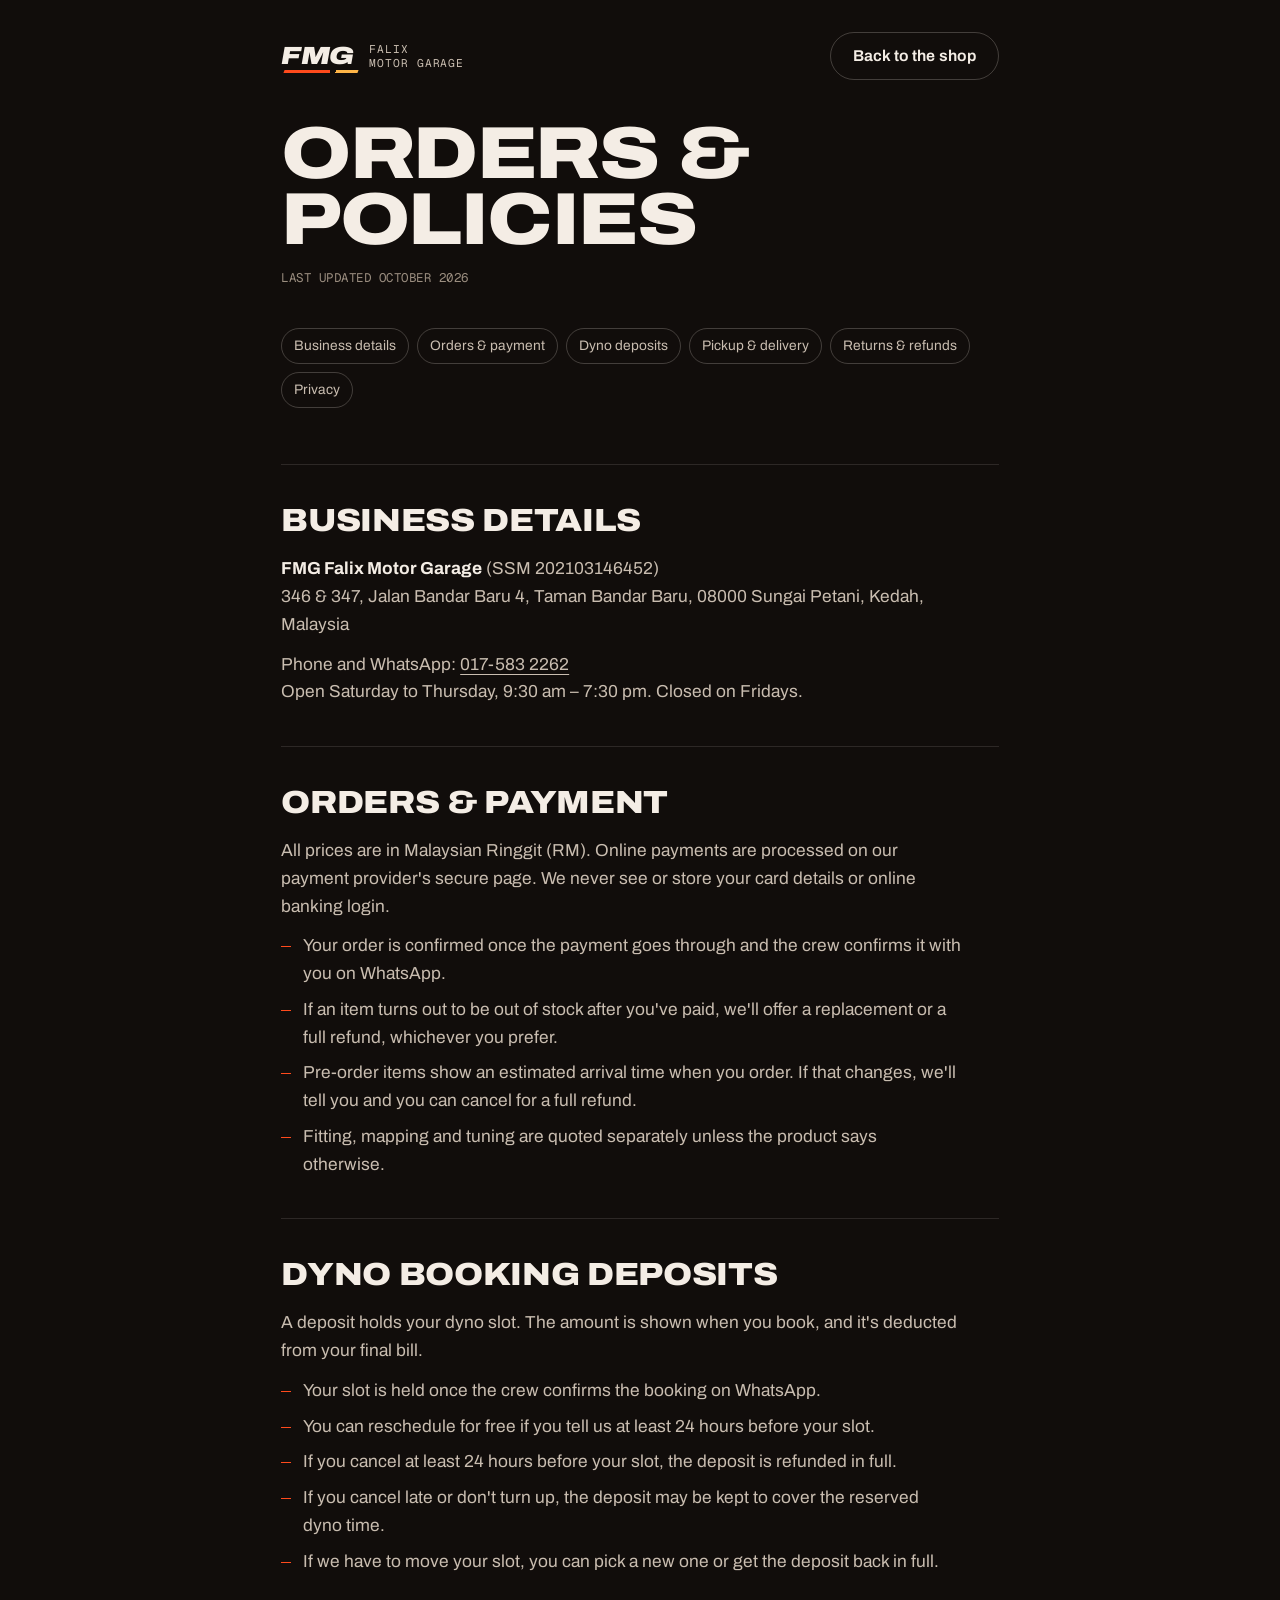
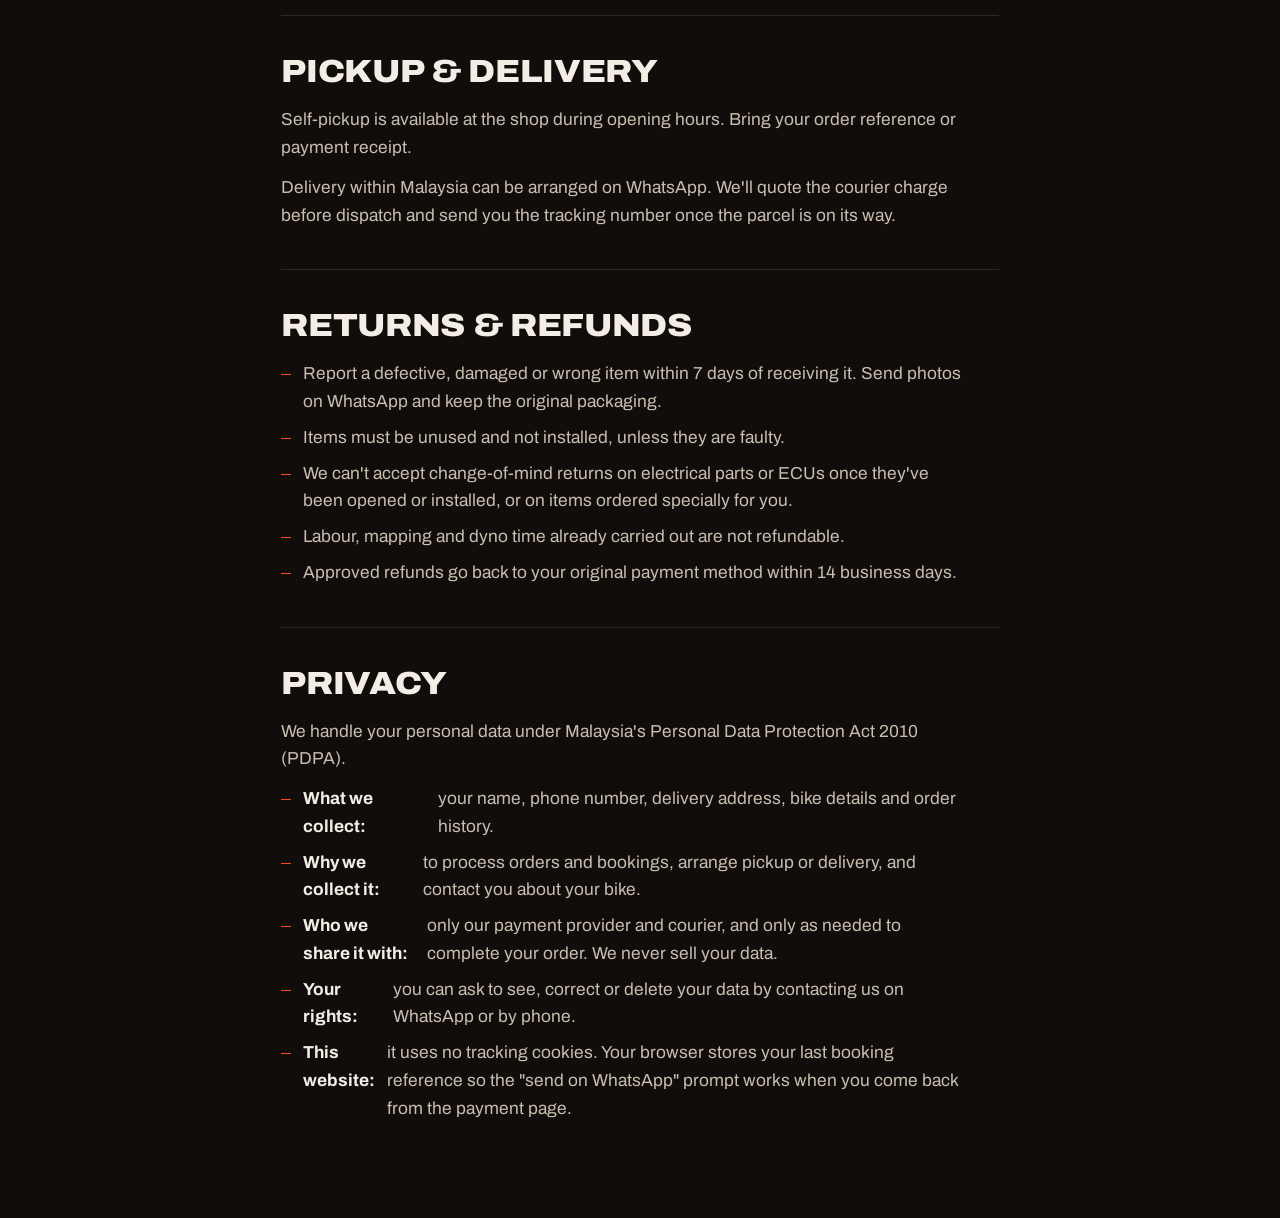
<file: policies.html>
<!doctype html>
<html lang="en">
<head>
  <meta charset="utf-8">
  <meta name="viewport" content="width=device-width, initial-scale=1">
  <title>Orders, deposits, refunds &amp; privacy · FMG Falix Motor Garage</title>
  <meta name="description" content="How online orders, dyno booking deposits, pickup, delivery, returns, refunds and personal data work at FMG Falix Motor Garage, Sungai Petani.">
  <meta name="theme-color" content="#110d0b">
  <link rel="icon" href="favicon.svg" type="image/svg+xml">
  <link rel="preconnect" href="https://fonts.googleapis.com">
  <link rel="preconnect" href="https://fonts.gstatic.com" crossorigin>
  <link rel="stylesheet" href="https://fonts.googleapis.com/css2?family=Archivo:ital,wdth,wght@0,62..125,100..900;1,62..125,100..900&family=Geist+Mono:wght@400;500&display=swap">
  <link rel="stylesheet" href="styles.css">
  <style>
    .doc { max-width: 820px; margin: 0 auto; padding: 32px var(--pad) 96px; }
    .doc-top { display: flex; justify-content: space-between; align-items: center; gap: 16px; padding-bottom: 40px; }
    .doc h1 { font-size: clamp(2.4rem, 7vw, 4.6rem); margin-bottom: 16px; }
    .doc .updated { color: var(--ink-3); margin-bottom: 40px; }
    .doc nav.toc { display: flex; flex-wrap: wrap; gap: 8px; margin-bottom: 56px; }
    .doc nav.toc a { font-size: 0.86rem; padding: 6px 12px; border: 1px solid var(--line-2); border-radius: 999px; text-decoration: none; color: var(--ink-2); }
    .doc nav.toc a:hover { color: var(--ink); border-color: var(--ink); }
    .doc section { padding-top: 40px; margin-top: 40px; border-top: 1px solid var(--line); scroll-margin-top: 24px; }
    .doc h2 { font-stretch: 112%; font-weight: 850; text-transform: uppercase; letter-spacing: -0.01em; font-size: clamp(1.4rem, 3vw, 2rem); line-height: 1; margin-bottom: 18px; }
    .doc p, .doc li { color: var(--ink-2); max-width: 68ch; }
    .doc p + p { margin-top: 12px; }
    .doc ul { list-style: none; display: grid; gap: 8px; margin-top: 12px; }
    .doc li { display: flex; gap: 12px; }
    .doc li::before { content: ""; width: 10px; height: 1px; margin-top: 0.8em; background: var(--accent); flex: none; }
    .doc strong { color: var(--ink); }
  </style>
</head>
<body>
  <!--
    DRAFT FOR CLIENT REVIEW — confirm every term below with FMG before the
    payment gateway application goes in (deposit amount and cancellation
    window, return period, delivery, refund timing).
  -->
  <main class="doc">
    <div class="doc-top">
      <a class="brand" href="index.html" aria-label="FMG Falix Motor Garage, home">
        <span class="brand-mark">FMG</span>
        <span class="brand-name">Falix<br>Motor Garage</span>
      </a>
      <a class="btn btn-ghost" href="index.html#shop">Back to the shop</a>
    </div>

    <h1 class="h-display">Orders &amp; policies</h1>
    <p class="updated mono">Last updated October 2026</p>

    <nav class="toc" aria-label="On this page">
      <a href="#business">Business details</a>
      <a href="#orders">Orders &amp; payment</a>
      <a href="#deposits">Dyno deposits</a>
      <a href="#delivery">Pickup &amp; delivery</a>
      <a href="#refunds">Returns &amp; refunds</a>
      <a href="#privacy">Privacy</a>
    </nav>

    <section id="business">
      <h2>Business details</h2>
      <p><strong>FMG Falix Motor Garage</strong> (SSM 202103146452)<br>
        346 &amp; 347, Jalan Bandar Baru 4, Taman Bandar Baru, 08000 Sungai Petani, Kedah, Malaysia</p>
      <p>Phone and WhatsApp: <a href="tel:+60175832262">017-583 2262</a><br>
        Open Saturday to Thursday, 9:30 am – 7:30 pm. Closed on Fridays.</p>
    </section>

    <section id="orders">
      <h2>Orders &amp; payment</h2>
      <p>All prices are in Malaysian Ringgit (RM). Online payments are processed on our payment provider's secure page. We never see or store your card details or online banking login.</p>
      <ul>
        <li>Your order is confirmed once the payment goes through and the crew confirms it with you on WhatsApp.</li>
        <li>If an item turns out to be out of stock after you've paid, we'll offer a replacement or a full refund, whichever you prefer.</li>
        <li>Pre-order items show an estimated arrival time when you order. If that changes, we'll tell you and you can cancel for a full refund.</li>
        <li>Fitting, mapping and tuning are quoted separately unless the product says otherwise.</li>
      </ul>
    </section>

    <section id="deposits">
      <h2>Dyno booking deposits</h2>
      <p>A deposit holds your dyno slot. The amount is shown when you book, and it's deducted from your final bill.</p>
      <ul>
        <li>Your slot is held once the crew confirms the booking on WhatsApp.</li>
        <li>You can reschedule for free if you tell us at least 24 hours before your slot.</li>
        <li>If you cancel at least 24 hours before your slot, the deposit is refunded in full.</li>
        <li>If you cancel late or don't turn up, the deposit may be kept to cover the reserved dyno time.</li>
        <li>If we have to move your slot, you can pick a new one or get the deposit back in full.</li>
      </ul>
    </section>

    <section id="delivery">
      <h2>Pickup &amp; delivery</h2>
      <p>Self-pickup is available at the shop during opening hours. Bring your order reference or payment receipt.</p>
      <p>Delivery within Malaysia can be arranged on WhatsApp. We'll quote the courier charge before dispatch and send you the tracking number once the parcel is on its way.</p>
    </section>

    <section id="refunds">
      <h2>Returns &amp; refunds</h2>
      <ul>
        <li>Report a defective, damaged or wrong item within 7 days of receiving it. Send photos on WhatsApp and keep the original packaging.</li>
        <li>Items must be unused and not installed, unless they are faulty.</li>
        <li>We can't accept change-of-mind returns on electrical parts or ECUs once they've been opened or installed, or on items ordered specially for you.</li>
        <li>Labour, mapping and dyno time already carried out are not refundable.</li>
        <li>Approved refunds go back to your original payment method within 14 business days.</li>
      </ul>
    </section>

    <section id="privacy">
      <h2>Privacy</h2>
      <p>We handle your personal data under Malaysia's Personal Data Protection Act 2010 (PDPA).</p>
      <ul>
        <li><strong>What we collect:</strong> your name, phone number, delivery address, bike details and order history.</li>
        <li><strong>Why we collect it:</strong> to process orders and bookings, arrange pickup or delivery, and contact you about your bike.</li>
        <li><strong>Who we share it with:</strong> only our payment provider and courier, and only as needed to complete your order. We never sell your data.</li>
        <li><strong>Your rights:</strong> you can ask to see, correct or delete your data by contacting us on WhatsApp or by phone.</li>
        <li><strong>This website:</strong> it uses no tracking cookies. Your browser stores your last booking reference so the "send on WhatsApp" prompt works when you come back from the payment page.</li>
      </ul>
    </section>
  </main>
</body>
</html>
</file>
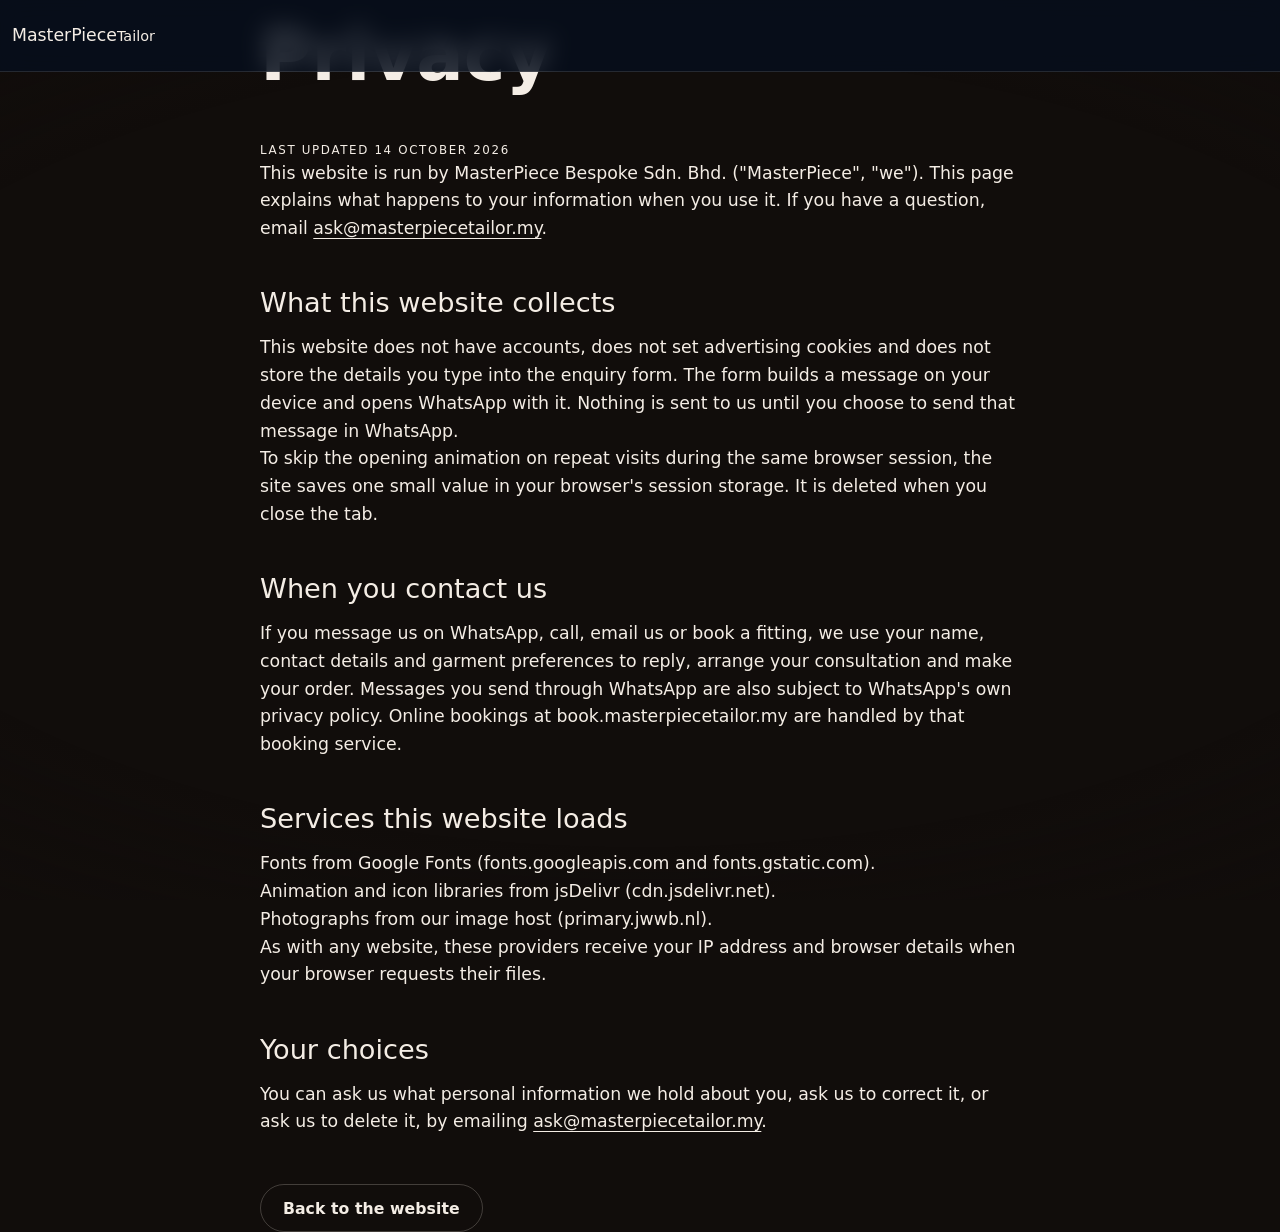
<file: privacy.html>
<!doctype html>
<html lang="en">
<head>
  <meta charset="utf-8">
  <meta name="viewport" content="width=device-width, initial-scale=1">
  <title>Privacy | MasterPiece Tailor</title>
  <meta name="description" content="How the MasterPiece Tailor website handles your information.">
  <meta name="theme-color" content="#0a1322">
  <link rel="canonical" href="https://www.masterpiecetailor.my/privacy.html">
  <link rel="icon" href="favicon.svg" type="image/svg+xml">
  <link rel="preconnect" href="https://fonts.googleapis.com">
  <link rel="preconnect" href="https://fonts.gstatic.com" crossorigin>
  <link rel="stylesheet" href="https://fonts.googleapis.com/css2?family=Bodoni+Moda:ital,opsz,wght@0,6..96,400..700;1,6..96,400..700&amp;family=Manrope:wght@400;500;600;700&amp;family=JetBrains+Mono:wght@400;500&amp;display=swap">
  <link rel="stylesheet" href="styles.css">
  <style>
    .doc { max-width: 760px; margin: 0 auto; padding: 140px var(--gutter) 96px; }
    .doc .h2 { font-size: clamp(2.6rem, 6vw, 4.4rem); margin-bottom: 0.4em; }
    .doc h2 { font-family: var(--font-display); font-weight: 400; font-size: 1.7rem; margin: 2.4rem 0 0.6rem; }
    .doc p, .doc li { color: var(--mute); }
    .doc a { color: var(--gold); }
    .doc .updated { font-family: var(--font-mono); font-size: 0.74rem; letter-spacing: 0.14em; text-transform: uppercase; color: var(--faint); }
    .doc-nav { position: fixed; top: 0; left: 0; right: 0; height: var(--nav-h); display: flex; align-items: center; padding: 0 var(--gutter); background: oklch(0.165 0.035 258 / 0.8); backdrop-filter: blur(12px); border-bottom: 1px solid var(--line); z-index: 10; }
  </style>
</head>
<body>
  <div class="vignette" aria-hidden="true"></div>
  <header class="doc-nav">
    <a class="brand" href="./" aria-label="MasterPiece Tailor home">
      <svg class="brand__crown" viewBox="0 0 64 44" aria-hidden="true">
        <path d="M3 4 20.5 40 32 15 43.5 40 61 4" fill="none" stroke="currentColor" stroke-width="2.6"/>
        <path d="M11.5 9.5 20.5 29 26.2 16.8M52.5 9.5 43.5 29 37.8 16.8" fill="none" stroke="currentColor" stroke-width="1.6"/>
        <path d="M32 23.5 36.8 34 32 34Z" fill="currentColor"/>
      </svg>
      <span class="brand__word">MasterPiece<small>Tailor</small></span>
    </a>
  </header>
  <main class="doc" style="position:relative;z-index:2">
    <h1 class="h2">Privacy</h1>
    <p class="updated">Last updated 14 October 2026</p>

    <p>This website is run by MasterPiece Bespoke Sdn. Bhd. ("MasterPiece", "we"). This page explains what happens to your information when you use it. If you have a question, email <a href="mailto:ask@masterpiecetailor.my">ask@masterpiecetailor.my</a>.</p>

    <h2>What this website collects</h2>
    <p>This website does not have accounts, does not set advertising cookies and does not store the details you type into the enquiry form. The form builds a message on your device and opens WhatsApp with it. Nothing is sent to us until you choose to send that message in WhatsApp.</p>
    <p>To skip the opening animation on repeat visits during the same browser session, the site saves one small value in your browser's session storage. It is deleted when you close the tab.</p>

    <h2>When you contact us</h2>
    <p>If you message us on WhatsApp, call, email us or book a fitting, we use your name, contact details and garment preferences to reply, arrange your consultation and make your order. Messages you send through WhatsApp are also subject to WhatsApp's own privacy policy. Online bookings at book.masterpiecetailor.my are handled by that booking service.</p>

    <h2>Services this website loads</h2>
    <ul>
      <li>Fonts from Google Fonts (fonts.googleapis.com and fonts.gstatic.com).</li>
      <li>Animation and icon libraries from jsDelivr (cdn.jsdelivr.net).</li>
      <li>Photographs from our image host (primary.jwwb.nl).</li>
    </ul>
    <p>As with any website, these providers receive your IP address and browser details when your browser requests their files.</p>

    <h2>Your choices</h2>
    <p>You can ask us what personal information we hold about you, ask us to correct it, or ask us to delete it, by emailing <a href="mailto:ask@masterpiecetailor.my">ask@masterpiecetailor.my</a>.</p>

    <p style="margin-top:3rem"><a class="btn btn--ghost" href="./">Back to the website</a></p>
  </main>
</body>
</html>
</file>
<file: styles.css>
/* ==========================================================================
   FMG — Falix Motor Garage
   Static site · Lenis + GSAP · vector canvas background · Bklit-style charts
   ========================================================================== */

:root {
  /* Palette — warm-tinted blacks, flame accent from the FMG logo */
  --bg: #110d0b;
  --bg-2: #19140f;
  --bg-3: #231c17;
  --ink: #f4ede5;
  --ink-2: #c9bdb0;
  --ink-3: #9a8d7f;
  --line: rgba(244, 237, 229, 0.12);
  --line-2: rgba(244, 237, 229, 0.22);
  --accent: #ff4a1c;
  --accent-2: #ff7a3d;
  --amber: #ffb547;
  --ok: #5fd38a;
  --on-accent: #140b07;

  /* Canvas colours (read by background.js — keep in sync with the palette) */
  --canvas-bg: #110d0b;
  --canvas-ink: #f4ede5;
  --canvas-accent: #ff4a1c;

  /* Type */
  --font: "Archivo", ui-sans-serif, system-ui, -apple-system, "Segoe UI", sans-serif;
  --mono: "Geist Mono", ui-monospace, "SFMono-Regular", Menlo, Consolas, monospace;

  /* Layout */
  --pad: clamp(16px, 4vw, 56px);
  --maxw: 1440px;
  --nav-h: 72px;
  --r: 14px;
  --section-y: clamp(96px, 14vw, 200px);

  /* Motion */
  --ease: cubic-bezier(0.16, 1, 0.3, 1);
  --ease-io: cubic-bezier(0.77, 0, 0.18, 1);

  /* Bklit-style chart tokens */
  --chart-1: var(--accent);
  --chart-2: var(--ink-2);
  --chart-3: var(--amber);
  --chart-4: #7fb6ff;
  --chart-5: var(--ok);
  --chart-background: var(--bg-2);
  --chart-foreground: var(--ink);
  --chart-foreground-muted: var(--ink-2);
  --chart-label: var(--ink-3);
  --chart-grid: rgba(244, 237, 229, 0.07);
  --chart-crosshair: rgba(244, 237, 229, 0.45);
  --chart-indicator-color: var(--ink);
  --chart-line-primary: var(--accent);
  --chart-line-secondary: var(--ink-2);
  --border: rgba(244, 237, 229, 0.1);
  --chart-scale-01: rgba(244, 237, 229, 0.045);
  --chart-scale-02: rgba(255, 74, 28, 0.2);
  --chart-scale-03: rgba(255, 74, 28, 0.45);
  --chart-scale-04: rgba(255, 74, 28, 0.72);
  --chart-scale-05: #ff4a1c;
}

/* ---------- Lenis (inlined from lenis/dist/lenis.css) ---------- */
html.lenis, html.lenis body { height: auto; }
.lenis:not(.lenis-autoToggle).lenis-stopped { overflow: clip; }
.lenis [data-lenis-prevent], .lenis [data-lenis-prevent-wheel], .lenis [data-lenis-prevent-touch],
.lenis [data-lenis-prevent-vertical], .lenis [data-lenis-prevent-horizontal] { overscroll-behavior: contain; }
.lenis.lenis-smooth iframe { pointer-events: none; }
.lenis.lenis-autoToggle { transition-property: overflow; transition-duration: 1ms; transition-behavior: allow-discrete; }

/* ---------- Base ---------- */
*, *::before, *::after { box-sizing: border-box; }

html {
  -webkit-text-size-adjust: 100%;
  text-size-adjust: 100%;
  background: var(--bg);
  color-scheme: dark;
  scrollbar-color: var(--accent) var(--bg);
  scrollbar-width: thin;
  overflow-x: clip;
}

body {
  margin: 0;
  background: var(--bg);
  color: var(--ink);
  font-family: var(--font);
  font-stretch: 100%;
  font-size: clamp(16px, 0.94rem + 0.18vw, 18px);
  line-height: 1.6;
  -webkit-font-smoothing: antialiased;
  -moz-osx-font-smoothing: grayscale;
  text-rendering: optimizeLegibility;
  overflow-x: clip;
}

::selection { background: var(--accent); color: var(--on-accent); }
::-webkit-scrollbar { width: 8px; height: 8px; }
::-webkit-scrollbar-track { background: var(--bg); }
::-webkit-scrollbar-thumb { background: var(--bg-3); border-radius: 8px; border: 2px solid var(--bg); }
::-webkit-scrollbar-thumb:hover { background: var(--accent); }

img, svg, canvas, iframe { display: block; max-width: 100%; }
a { color: inherit; text-decoration-thickness: 1px; text-underline-offset: 0.22em; }
button { font: inherit; color: inherit; background: none; border: 0; padding: 0; cursor: pointer; }
ul, ol { margin: 0; padding: 0; list-style: none; }
h1, h2, h3, h4, p, figure, blockquote, address { margin: 0; }
address { font-style: normal; }
input, textarea, select { caret-color: var(--accent); }

:focus-visible {
  outline: 2px solid var(--accent);
  outline-offset: 3px;
  border-radius: 6px;
}

[hidden] { display: none !important; }

.sr-only {
  position: absolute !important; width: 1px; height: 1px; padding: 0; margin: -1px;
  overflow: hidden; clip: rect(0, 0, 0, 0); white-space: nowrap; border: 0;
}

.skip {
  position: fixed; left: 16px; top: 12px; z-index: 200;
  padding: 10px 16px; border-radius: 999px;
  background: var(--accent); color: var(--on-accent); font-weight: 700; text-decoration: none;
  transform: translateY(-160%); transition: transform 0.25s var(--ease);
}
.skip:focus-visible { transform: translateY(0); }

.wrap { width: 100%; max-width: var(--maxw); margin-inline: auto; padding-inline: var(--pad); }

.icon { width: 1.1em; height: 1.1em; flex: none; fill: none; stroke: currentColor; stroke-width: 1.75; stroke-linecap: round; stroke-linejoin: round; }
.icon-fill { fill: currentColor; stroke: none; }

/* ---------- Background canvas ---------- */
#bg {
  position: fixed; inset: 0;
  width: 100vw; height: 100vh; height: 100lvh;
  z-index: 0; pointer-events: none;
}
.vignette {
  position: fixed; inset: 0; z-index: 0; pointer-events: none;
  background:
    radial-gradient(120% 80% at 50% 50%, transparent 55%, rgba(17, 13, 11, 0.75) 100%);
}
main, .footer, .nav, .hud { position: relative; z-index: 2; }
/* overflow: clip (not hidden) keeps position: sticky working */
main, .footer { overflow-x: clip; }

/* ---------- Type ---------- */
.h-display {
  font-family: var(--font);
  font-stretch: 118%;
  font-weight: 850;
  text-transform: uppercase;
  line-height: 0.9;
  letter-spacing: -0.02em;
  font-size: clamp(2.6rem, 7.2vw, 7.5rem);
  text-wrap: balance;
}
.h-display em, .hero-title em { font-style: normal; color: var(--accent); }
.h-3 {
  font-stretch: 112%;
  font-weight: 800;
  text-transform: uppercase;
  letter-spacing: -0.01em;
  line-height: 1;
  font-size: clamp(1.5rem, 2.4vw, 2.2rem);
}
.lede { font-size: clamp(1.05rem, 1rem + 0.45vw, 1.35rem); line-height: 1.5; color: var(--ink-2); max-width: 46ch; text-wrap: pretty; }
.fine { font-size: 0.82rem; color: var(--ink-3); line-height: 1.5; max-width: 72ch; }
.mono { font-family: var(--mono); font-size: 0.78rem; letter-spacing: 0.04em; text-transform: uppercase; font-variant-numeric: tabular-nums; }
.tnum { font-variant-numeric: tabular-nums; }

/* Split-text helpers */
.line-mask { overflow: clip; padding-bottom: 0.04em; margin-bottom: -0.04em; }

/* ---------- Buttons ---------- */
.btn {
  --btn-bg: transparent; --btn-ink: var(--ink); --btn-bd: var(--line-2);
  position: relative; isolation: isolate; overflow: hidden;
  display: inline-flex; align-items: center; gap: 0.6em;
  min-height: 48px; padding: 0 1.4em;
  border-radius: 999px; border: 1px solid var(--btn-bd);
  background: var(--btn-bg); color: var(--btn-ink);
  font-weight: 650; font-size: 0.98rem; letter-spacing: 0.005em;
  text-decoration: none; white-space: nowrap;
  transition: color 0.3s var(--ease), border-color 0.3s var(--ease), transform 0.2s var(--ease);
}
.btn::before {
  content: ""; position: absolute; inset: 0; z-index: -1;
  background: var(--btn-fill, var(--ink));
  clip-path: inset(100% 0 0 0 round 999px);
  transition: clip-path 0.45s var(--ease);
}
.btn:active { transform: scale(0.97); }
.btn .icon { transition: transform 0.35s var(--ease); }
.btn-primary { --btn-bg: var(--accent); --btn-ink: var(--on-accent); --btn-bd: var(--accent); --btn-fill: var(--ink); }
.btn-ghost { --btn-fill: var(--ink); }
@media (hover: hover) and (pointer: fine) {
  .btn:hover::before { clip-path: inset(0 0 0 0 round 999px); }
  .btn:hover { color: var(--on-accent); border-color: var(--ink); }
  .btn:hover .icon-arrow { transform: translate(2px, -2px); }
}

.seg {
  display: inline-flex; padding: 4px; gap: 2px;
  border: 1px solid var(--line); border-radius: 999px; background: rgba(17, 13, 11, 0.6);
}
.seg button {
  position: relative; min-height: 36px; padding: 0 14px; border-radius: 999px;
  font-family: var(--mono); font-size: 0.76rem; letter-spacing: 0.05em; text-transform: uppercase;
  color: var(--ink-2); transition: color 0.25s var(--ease), background-color 0.25s var(--ease);
}
.seg button:hover { color: var(--ink); }
.seg button[aria-pressed="true"] { background: var(--ink); color: var(--on-accent); }

.chips { display: flex; flex-wrap: wrap; gap: 8px; }
.chips li {
  font-family: var(--mono); font-size: 0.74rem; letter-spacing: 0.04em; text-transform: uppercase;
  padding: 6px 12px; border-radius: 999px; border: 1px solid var(--line-2); color: var(--ink-2);
}

.card {
  background: rgba(25, 20, 15, 0.88);
  border: 1px solid var(--line);
  border-radius: var(--r);
}

/* ---------- Preloader ---------- */
.preloader { display: none; }
.js .preloader {
  position: fixed; inset: 0; z-index: 150;
  display: grid; place-items: center;
  background: var(--bg);
  clip-path: inset(0 0 0 0);
  animation: preloader-failsafe 0.4s 6s forwards;
}
@keyframes preloader-failsafe { to { opacity: 0; visibility: hidden; } }
.pre-inner { width: min(560px, calc(100vw - 32px)); display: grid; gap: 22px; }
.pre-word {
  display: flex; overflow: clip;
  font-stretch: 125%; font-weight: 900; font-style: italic; text-transform: uppercase;
  font-size: clamp(4rem, 16vw, 9rem); line-height: 0.85; letter-spacing: -0.02em;
}
.pre-word span { display: inline-block; transform: translateY(110%); }
.pre-word span:last-child { color: var(--accent); }
.pre-meta { display: flex; justify-content: space-between; align-items: end; color: var(--ink-2); }
.pre-count { font-family: var(--mono); font-size: 0.9rem; font-variant-numeric: tabular-nums; color: var(--ink); }
.pre-bar { height: 2px; background: var(--line); overflow: hidden; }
.pre-bar i { display: block; height: 100%; background: var(--accent); transform-origin: left; transform: scaleX(0); }

/* ---------- Cursor follower ---------- */
.cursor { display: none; }
.has-cursor .cursor {
  display: block; position: fixed; left: 0; top: 0; z-index: 120; pointer-events: none;
  width: 0; height: 0;
}
.cursor-ring {
  position: absolute; left: -18px; top: -18px; width: 36px; height: 36px; border-radius: 50%;
  border: 1px solid rgba(244, 237, 229, 0.55);
  transition: transform 0.35s var(--ease), border-color 0.25s, background-color 0.25s, opacity 0.25s;
}
.cursor-cross { position: absolute; left: -10px; top: -10px; width: 20px; height: 20px; opacity: 0; transition: opacity 0.2s; }
.cursor-cross::before, .cursor-cross::after { content: ""; position: absolute; background: var(--accent); }
.cursor-cross::before { left: 9.5px; top: 0; width: 1px; height: 20px; }
.cursor-cross::after { top: 9.5px; left: 0; height: 1px; width: 20px; }
.cursor.is-link .cursor-ring { transform: scale(1.7); background: rgba(255, 74, 28, 0.12); border-color: var(--accent); }
.cursor.is-chart .cursor-ring { opacity: 0; transform: scale(0.4); }
.cursor.is-chart .cursor-cross { opacity: 1; }
.cursor.is-hidden .cursor-ring { opacity: 0; }

/* ---------- Nav ---------- */
.progress { position: fixed; left: 0; right: 0; top: 0; height: 2px; z-index: 110; pointer-events: none; }
.progress i { display: block; height: 100%; background: var(--accent); transform-origin: left; transform: scaleX(0); }

.nav {
  position: fixed; inset: 0 0 auto 0; z-index: 100;
  height: var(--nav-h);
  display: flex; align-items: center; justify-content: space-between; gap: 24px;
  padding-inline: var(--pad);
  transition: transform 0.6s var(--ease), background-color 0.4s;
}
.nav::before {
  content: ""; position: absolute; inset: 0; z-index: -1; pointer-events: none;
  background: linear-gradient(to bottom, rgba(17, 13, 11, 0.92), rgba(17, 13, 11, 0));
  opacity: 0; transition: opacity 0.4s;
}
.nav.is-scrolled::before { opacity: 1; }
.nav.is-hidden { transform: translateY(-110%); }

.brand { display: inline-flex; align-items: center; gap: 12px; text-decoration: none; }
.brand-mark {
  position: relative; font-stretch: 125%; font-weight: 900; font-style: italic;
  font-size: 1.55rem; line-height: 1; letter-spacing: -0.02em; padding-right: 0.15em;
}
.brand-mark::after {
  content: ""; position: absolute; left: 0.1em; right: 0; bottom: -5px; height: 3px;
  background: linear-gradient(90deg, var(--accent) 0 62%, transparent 62% 70%, var(--amber) 70% 100%);
  transform: skewX(-20deg);
}
.brand-name { font-family: var(--mono); font-size: 0.7rem; letter-spacing: 0.08em; text-transform: uppercase; color: var(--ink-2); line-height: 1.25; }

.nav-links { display: flex; gap: clamp(16px, 2.4vw, 36px); }
.nav-links a {
  position: relative; text-decoration: none; font-weight: 550; font-size: 0.95rem; color: var(--ink-2);
  padding: 8px 0; transition: color 0.25s;
}
.nav-links a::after {
  content: ""; position: absolute; left: 0; right: 0; bottom: 2px; height: 1px; background: var(--accent);
  transform: scaleX(0); transform-origin: right; transition: transform 0.45s var(--ease);
}
.nav-links a:hover, .nav-links a.is-active { color: var(--ink); }
.nav-links a:hover::after, .nav-links a.is-active::after { transform: scaleX(1); transform-origin: left; }
.nav-cta { display: flex; align-items: center; gap: 12px; }
.nav-cta .btn { min-height: 42px; padding: 0 1.1em; font-size: 0.9rem; }

.menu-btn { display: none; width: 44px; height: 44px; border-radius: 50%; border: 1px solid var(--line-2); position: relative; }
.menu-btn span { position: absolute; left: 13px; right: 13px; height: 1.5px; background: var(--ink); transition: transform 0.4s var(--ease), top 0.4s var(--ease); }
.menu-btn span:nth-child(1) { top: 17px; }
.menu-btn span:nth-child(2) { top: 25px; }
.menu-open .menu-btn span:nth-child(1) { top: 21px; transform: rotate(45deg); }
.menu-open .menu-btn span:nth-child(2) { top: 21px; transform: rotate(-45deg); }

.mobile-menu {
  position: fixed; inset: 0; z-index: 90;
  display: flex; flex-direction: column; justify-content: flex-end; gap: 32px;
  padding: calc(var(--nav-h) + 24px) var(--pad) 40px;
  background: var(--bg);
  clip-path: inset(0 0 100% 0);
  visibility: hidden;
  transition: clip-path 0.7s var(--ease-io), visibility 0s 0.7s;
}
.menu-open .mobile-menu { clip-path: inset(0 0 0 0); visibility: visible; transition: clip-path 0.7s var(--ease-io), visibility 0s; }
.mobile-menu nav { display: grid; gap: 4px; }
.mobile-menu nav a {
  text-decoration: none; font-stretch: 118%; font-weight: 850; text-transform: uppercase;
  font-size: clamp(2.4rem, 12vw, 4rem); line-height: 1.02; letter-spacing: -0.02em;
}
.mobile-menu nav a:active { color: var(--accent); }
.mobile-menu .mm-foot { display: grid; gap: 14px; color: var(--ink-2); }

/* ---------- HUD (gear + tacho) ---------- */
.hud {
  position: fixed; right: var(--pad); bottom: 22px; z-index: 80;
  display: flex; align-items: stretch; gap: 10px; pointer-events: none;
  font-family: var(--mono); color: var(--ink-2);
  opacity: 0; transform: translateY(12px);
  transition: opacity 0.6s var(--ease), transform 0.6s var(--ease);
}
.hud.is-on { opacity: 1; transform: none; }
.hud.is-on.is-idle { opacity: 0; transform: translateY(12px); }
.hud-gear, .hud-tach {
  border: 1px solid var(--line); border-radius: 12px; background: rgba(17, 13, 11, 0.82);
  padding: 8px 12px;
}
.hud-gear { display: grid; place-items: center; min-width: 58px; }
.hud-k { font-size: 0.6rem; letter-spacing: 0.12em; text-transform: uppercase; color: var(--ink-3); }
.hud-gear b { font-size: 1.6rem; line-height: 1; color: var(--ink); font-weight: 600; }
.hud-gear b.is-shift { color: var(--accent); }
.hud-tach { display: grid; gap: 6px; min-width: 190px; }
.hud-row { display: flex; justify-content: space-between; align-items: baseline; gap: 10px; }
.hud-row b { font-size: 0.85rem; color: var(--ink); font-weight: 500; font-variant-numeric: tabular-nums; }
.tach { display: grid; grid-template-columns: repeat(14, 1fr); gap: 3px; }
.tach i { height: 10px; border-radius: 2px; background: rgba(244, 237, 229, 0.08); transform: skewX(-12deg); transition: background-color 0.12s; }
.tach i.on { background: var(--ink-2); }
.tach i.on.warn { background: var(--amber); }
.tach i.on.red { background: var(--accent); }

/* ---------- Hero ---------- */
.hero {
  position: relative; min-height: 100vh; min-height: 100svh;
  display: grid; grid-template-rows: 1fr auto;
  padding: calc(var(--nav-h) + 20px) var(--pad) clamp(24px, 4vh, 44px);
}
.hero-inner { align-self: end; padding-bottom: clamp(20px, 4vh, 40px); }
/* Fit-to-width: "PERFORMANCE." is ~9.9em wide at 118% stretch, ~8.6em at 100%, ~6.6em at 75% */
.hero-title {
  font-stretch: 118%; font-weight: 900; text-transform: uppercase;
  font-size: min(calc((100vw - 2 * var(--pad) - 12px) / 10.1), 13.5rem);
  line-height: 0.84; letter-spacing: -0.03em;
}
.hero-line { display: block; overflow: clip; padding-top: 0.04em; white-space: nowrap; }
.hero-line:first-child { padding-left: 0.04em; }
.hero-line .char { will-change: transform; }

.hero-foot {
  display: grid; grid-template-columns: minmax(0, 1.15fr) minmax(0, 1fr); gap: clamp(24px, 5vw, 80px);
  align-items: end; padding-top: clamp(20px, 3vh, 32px);
  border-top: 1px solid var(--line);
}
.hero-lede { font-size: clamp(1.05rem, 0.98rem + 0.45vw, 1.35rem); line-height: 1.45; color: var(--ink-2); max-width: 40ch; text-wrap: pretty; }
.hero-lede strong { color: var(--ink); font-weight: 650; }
.hero-cta { display: flex; flex-wrap: wrap; gap: 12px; margin-top: 22px; }
.hero-meta { display: grid; grid-template-columns: repeat(2, minmax(0, 1fr)); gap: 14px 24px; }
.hero-meta li { display: flex; align-items: center; gap: 10px; color: var(--ink-2); font-size: 0.92rem; line-height: 1.35; }
.hero-meta b { color: var(--ink); font-weight: 650; }
.hero-meta .icon { color: var(--accent); }

.status-dot { width: 8px; height: 8px; border-radius: 50%; background: var(--ink-3); flex: none; position: relative; }
.is-open .status-dot { background: var(--ok); }
.is-open .status-dot::after {
  content: ""; position: absolute; inset: -4px; border-radius: 50%; border: 1px solid var(--ok);
  animation: ping 2s var(--ease) infinite;
}
@keyframes ping { 0% { transform: scale(0.6); opacity: 1; } 100% { transform: scale(1.9); opacity: 0; } }

.scroll-cue {
  position: absolute; right: var(--pad); top: calc(var(--nav-h) + 24px);
  display: flex; align-items: center; gap: 12px;
  writing-mode: vertical-rl; font-family: var(--mono); font-size: 0.7rem; letter-spacing: 0.14em; text-transform: uppercase; color: var(--ink-3);
}
.scroll-cue i { width: 1px; height: 64px; background: var(--line); position: relative; overflow: hidden; }
.scroll-cue i::after { content: ""; position: absolute; left: 0; top: 0; width: 1px; height: 40%; background: var(--accent); animation: cue 1.8s var(--ease-io) infinite; }
@keyframes cue { from { transform: translateY(-100%); } to { transform: translateY(260%); } }

/* ---------- Ticker / marquee ---------- */
.ticker { position: relative; padding-block: clamp(28px, 5vw, 56px); border-block: 1px solid var(--line); background: rgba(17, 13, 11, 0.7); overflow: clip; }
.marquee-row { display: flex; overflow: clip; white-space: nowrap; }
.marquee-row + .marquee-row { margin-top: 10px; }
.marquee-track { display: flex; flex: none; align-items: center; will-change: transform; }
.marquee-item {
  display: inline-flex; align-items: center; gap: clamp(20px, 3vw, 44px); padding-right: clamp(20px, 3vw, 44px);
  font-stretch: 125%; font-weight: 850; text-transform: uppercase; letter-spacing: -0.01em;
  font-size: clamp(2rem, 5.6vw, 5rem); line-height: 1.05;
}
.marquee-row.is-alt .marquee-item { font-weight: 300; font-style: italic; color: transparent; -webkit-text-stroke: 1px var(--ink-2); }
.marquee-sep { width: 0.42em; height: 0.42em; flex: none; color: var(--accent); }

/* ---------- Manifesto ---------- */
.manifesto { padding-block: var(--section-y); }
.manifesto-text {
  font-stretch: 108%; font-weight: 700; letter-spacing: -0.02em;
  font-size: clamp(1.75rem, 1.2rem + 3.1vw, 4.4rem); line-height: 1.08; max-width: 22ch;
  text-wrap: balance;
}
.manifesto-text .hl { color: var(--accent); }
.manifesto-sign { margin-top: clamp(28px, 4vw, 48px); display: flex; align-items: center; gap: 14px; color: var(--ink-3); }
.manifesto-sign::before { content: ""; width: 48px; height: 1px; background: var(--accent); }

/* ---------- Services ---------- */
.services { position: relative; }
.services-head { padding-bottom: 40px; }
.services-track { display: flex; flex-direction: column; gap: 16px; padding: 0 var(--pad) var(--section-y); }
.svc {
  position: relative; display: grid; gap: 28px; align-content: space-between;
  padding: clamp(24px, 3vw, 44px); min-height: 440px; overflow: hidden;
}
.svc-art { height: 170px; display: flex; align-items: center; justify-content: flex-start; color: var(--ink); }
.svc-art svg { height: 100%; width: auto; overflow: visible; }
.draw { fill: none; stroke: currentColor; stroke-width: 1.4; stroke-linecap: round; stroke-linejoin: round; }
.draw.accent { stroke: var(--accent); }
.svc-body { display: grid; gap: 16px; max-width: 46ch; }
.svc-title { font-stretch: 118%; font-weight: 850; text-transform: uppercase; letter-spacing: -0.02em; line-height: 0.95; font-size: clamp(2rem, 3.6vw, 3.6rem); }
.svc-body p { color: var(--ink-2); text-wrap: pretty; }
.svc-tag { position: absolute; right: clamp(24px, 3vw, 44px); top: clamp(24px, 3vw, 44px); color: var(--ink-3); }

.svc-intro { background: none; border: 0; padding-inline: 0; min-height: 0; align-content: end; }
.svc-intro p { color: var(--ink-2); max-width: 34ch; font-size: 1.1rem; }
.svc-hint { display: none; align-items: center; gap: 10px; color: var(--ink-3); }
.svc-end { background: var(--accent); color: var(--on-accent); border-color: var(--accent); }
.svc-end .svc-title { color: var(--on-accent); }
.svc-end p { color: rgba(20, 11, 7, 0.78); }
.svc-end .btn { --btn-bg: var(--on-accent); --btn-ink: var(--ink); --btn-bd: var(--on-accent); --btn-fill: var(--ink); }

/* ECU fuel-map mini heatmap */
.fuelmap { display: grid; grid-template-columns: auto 1fr; gap: 6px 8px; width: min(100%, 320px); }
.fuelmap-grid { display: grid; grid-template-columns: repeat(12, 1fr); gap: 3px; }
.fuelmap-grid i { aspect-ratio: 1.5; border-radius: 3px; background: var(--chart-scale-01); }
.fuelmap-y, .fuelmap-x { font-family: var(--mono); font-size: 0.62rem; letter-spacing: 0.1em; color: var(--ink-3); text-transform: uppercase; }
.fuelmap-y { writing-mode: vertical-rl; transform: rotate(180deg); text-align: center; }
.fuelmap-x { grid-column: 2; }

.services-progress { display: none; }

/* Horizontal mode (added by main.js on wide screens with motion allowed) */
.services.is-horizontal .services-head { display: none; }
.services.is-horizontal .services-pin { height: 100vh; height: 100svh; overflow: hidden; }
.services.is-horizontal .services-track {
  flex-direction: row; align-items: stretch; width: max-content; height: 100%;
  gap: clamp(16px, 1.6vw, 28px);
  padding: calc(var(--nav-h) + 5vh) var(--pad) 13vh;
}
.services.is-horizontal .svc { width: min(58vw, 760px); flex: none; min-height: 0; }
.services.is-horizontal .svc-intro { width: min(44vw, 600px); }
.services.is-horizontal .svc-hint { display: inline-flex; }
.services.is-horizontal .services-progress {
  display: flex; align-items: center; gap: 16px;
  position: absolute; left: var(--pad); right: calc(var(--pad) + 290px); bottom: 6vh;
  font-family: var(--mono); font-size: 0.72rem; letter-spacing: 0.08em; text-transform: uppercase; color: var(--ink-3);
}
.services-progress .bar { flex: 1; height: 1px; background: var(--line); position: relative; overflow: hidden; }
.services-progress .bar i { position: absolute; inset: 0; background: var(--accent); transform-origin: left; transform: scaleX(0); }
.services-progress .count { color: var(--ink); min-width: 4ch; text-align: right; }

/* ---------- Section heads ---------- */
.sec { padding-block: var(--section-y); position: relative; }
.sec-head { display: grid; grid-template-columns: minmax(0, 1.2fr) minmax(0, 1fr); gap: clamp(24px, 4vw, 64px); align-items: end; margin-bottom: clamp(36px, 5vw, 64px); }

/* ---------- Dyno lab ---------- */
.dyno { padding: clamp(16px, 2.4vw, 32px); }
.dyno-bar { display: flex; flex-wrap: wrap; justify-content: space-between; gap: 12px; align-items: center; }
.dyno-readout { display: grid; grid-template-columns: repeat(3, minmax(0, 1fr)); gap: 12px; margin: clamp(20px, 3vw, 32px) 0 clamp(8px, 1.5vw, 16px); }
.readout { display: grid; gap: 4px; padding-top: 12px; border-top: 1px solid var(--line); }
.readout .mono { color: var(--ink-3); }
.readout b { font-stretch: 112%; font-weight: 800; font-size: clamp(1.6rem, 3.6vw, 3rem); line-height: 1; font-variant-numeric: tabular-nums; letter-spacing: -0.02em; }
.readout b small { font-size: 0.42em; font-weight: 600; color: var(--ink-3); margin-left: 0.25em; letter-spacing: 0; }
.readout.is-gain b { color: var(--accent); }
.readout .sub { font-size: 0.8rem; color: var(--ink-3); font-variant-numeric: tabular-nums; }

.chart { position: relative; touch-action: pan-y; outline: none; }
.chart:focus-visible { outline: 2px solid var(--accent); outline-offset: 6px; border-radius: 8px; }
.chart svg { width: 100%; height: auto; overflow: visible; }
.chart text { font-family: var(--mono); font-size: 11px; fill: var(--chart-label); font-variant-numeric: tabular-nums; }
.chart-legend { display: flex; flex-wrap: wrap; gap: 8px 22px; margin-top: 14px; }
.chart-legend button { display: inline-flex; align-items: center; gap: 8px; color: var(--ink-2); font-size: 0.86rem; min-height: 32px; transition: opacity 0.2s; }
.chart-legend button[aria-pressed="false"] { opacity: 0.4; }
.chart-legend .swatch { width: 18px; height: 0; border-top: 2px solid var(--accent); }
.chart-legend .swatch.dashed { border-top: 2px dashed var(--ink-2); }

.chart-tip {
  position: absolute; left: 0; top: 0; z-index: 5; pointer-events: none;
  min-width: 168px; padding: 10px 12px; border-radius: 10px;
  background: var(--ink); color: var(--on-accent);
  box-shadow: 0 10px 30px rgba(0, 0, 0, 0.35);
  font-size: 0.82rem; line-height: 1.35;
  opacity: 0; transform: translateY(4px) scale(0.97);
  transition: opacity 0.18s var(--ease), transform 0.18s var(--ease);
}
.chart-tip.is-on { opacity: 1; transform: none; }
.chart-tip .tip-head { font-family: var(--mono); font-size: 0.7rem; letter-spacing: 0.08em; text-transform: uppercase; color: #5b4f45; margin-bottom: 6px; }
.chart-tip .tip-row { display: flex; align-items: center; gap: 8px; justify-content: space-between; }
.chart-tip .tip-row span { display: inline-flex; align-items: center; gap: 7px; }
.chart-tip .tip-row i { width: 8px; height: 8px; border-radius: 2px; }
.chart-tip .tip-row b { font-variant-numeric: tabular-nums; }
.chart-tip .tip-delta { margin-top: 6px; padding-top: 6px; border-top: 1px solid rgba(20, 11, 7, 0.12); color: #c2340f; font-weight: 700; font-variant-numeric: tabular-nums; }

/* ---------- Builds ---------- */
.builds-grid { display: grid; grid-template-columns: minmax(0, 1.15fr) minmax(0, 1fr); gap: clamp(32px, 5vw, 80px); align-items: start; }
.bench-list { margin-top: clamp(32px, 4vw, 56px); border-top: 1px solid var(--line); }
.bench-row {
  position: relative; isolation: isolate;
  display: grid; grid-template-columns: minmax(0, 1fr) auto; align-items: center; gap: 4px 20px;
  padding: clamp(16px, 2vw, 24px) 4px; border-bottom: 1px solid var(--line);
  text-decoration: none;
}
.bench-row::before {
  content: ""; position: absolute; inset: 0; z-index: -1; background: var(--accent);
  clip-path: inset(0 100% 0 0); transition: clip-path 0.55s var(--ease);
}
.bench-name { font-stretch: 122%; font-weight: 850; text-transform: uppercase; letter-spacing: -0.02em; line-height: 1; font-size: clamp(1.8rem, 4.4vw, 4rem); transition: transform 0.55s var(--ease), color 0.3s; }
.bench-name small { font-stretch: 100%; font-weight: 500; text-transform: none; letter-spacing: 0; font-size: 0.32em; color: var(--ink-3); margin-left: 1.2em; vertical-align: middle; transition: color 0.3s; }
.bench-note { grid-column: 1; color: var(--ink-2); font-size: 0.92rem; transition: color 0.3s, transform 0.55s var(--ease); }
.bench-go { grid-column: 2; grid-row: 1 / span 2; width: 44px; height: 44px; border-radius: 50%; border: 1px solid var(--line-2); display: grid; place-items: center; transition: transform 0.55s var(--ease), border-color 0.3s, background-color 0.3s; }
.bench-row.is-ask .bench-name { color: transparent; -webkit-text-stroke: 1px var(--ink); }
@media (hover: hover) and (pointer: fine) {
  .bench-row:hover::before { clip-path: inset(0 0 0 0); }
  .bench-row:hover .bench-name { transform: translateX(14px); color: var(--on-accent); -webkit-text-stroke: 0; }
  .bench-row:hover .bench-name small, .bench-row:hover .bench-note { color: rgba(20, 11, 7, 0.75); }
  .bench-row:hover .bench-note { transform: translateX(14px); }
  .bench-row:hover .bench-go { background: var(--on-accent); color: var(--ink); border-color: var(--on-accent); transform: rotate(45deg); }
}

.stages { padding: clamp(20px, 2.6vw, 36px); position: sticky; top: calc(var(--nav-h) + 24px); }
.stages-top { display: flex; flex-wrap: wrap; align-items: center; justify-content: space-between; gap: 14px; }
.radar { position: relative; margin: 12px auto 4px; width: 100%; max-width: 440px; }
.radar svg { width: 100%; height: auto; overflow: visible; }
.radar text { font-family: var(--font); font-size: 16px; fill: var(--ink-2); font-weight: 550; }
.radar .pt-val { font-family: var(--mono); font-size: 14px; fill: var(--ink); font-weight: 600; }
.stage-copy { display: grid; gap: 10px; }
.stage-copy p { color: var(--ink); font-weight: 600; }
.stage-copy ul { display: grid; gap: 6px; }
.stage-copy li { display: flex; gap: 10px; color: var(--ink-2); font-size: 0.94rem; }
.stage-copy li::before { content: ""; width: 10px; height: 1px; margin-top: 0.8em; background: var(--accent); flex: none; }
.radar-legend { display: flex; gap: 18px; margin: 4px 0 18px; font-size: 0.82rem; color: var(--ink-2); }
.radar-legend span { display: inline-flex; align-items: center; gap: 8px; }
.radar-legend i { width: 14px; height: 0; border-top: 2px solid var(--accent); }
.radar-legend i.dashed { border-top: 2px dashed var(--ink-3); }

/* ---------- Shop & booking ---------- */
.shop-note {
  margin-top: 16px; display: inline-flex; align-items: flex-start; gap: 10px;
  font-size: 0.86rem; line-height: 1.45; color: var(--amber); max-width: 46ch;
}
.shop-note::before { content: ""; width: 7px; height: 7px; margin-top: 0.5em; border-radius: 50%; background: var(--amber); flex: none; }

/* radio chips (bike, slot, product options) */
.pick { display: flex; flex-wrap: wrap; gap: 8px; }
.chip-radio { position: relative; display: inline-flex; }
.chip-radio input { position: absolute; inset: 0; opacity: 0; margin: 0; cursor: pointer; }
.chip-radio > span {
  display: inline-flex; align-items: center; gap: 8px; min-height: 40px; padding: 0 14px;
  border-radius: 999px; border: 1px solid var(--line-2); color: var(--ink-2);
  font-size: 0.9rem; font-weight: 600; line-height: 1.2;
  transition: background-color 0.2s var(--ease), color 0.2s var(--ease), border-color 0.2s var(--ease);
}
.chip-radio > span small { font-family: var(--mono); font-size: 0.7rem; font-weight: 400; letter-spacing: 0.02em; color: inherit; opacity: 0.75; }
.chip-radio input:hover + span { border-color: var(--ink); color: var(--ink); }
.chip-radio input:checked + span { background: var(--ink); border-color: var(--ink); color: var(--on-accent); }
.chip-radio input:focus-visible + span { outline: 2px solid var(--accent); outline-offset: 3px; }
.pick.sm .chip-radio > span { min-height: 32px; padding: 0 11px; font-size: 0.8rem; }

.booking {
  display: grid; grid-template-columns: minmax(0, 0.85fr) minmax(0, 1.15fr);
  background: var(--bg-2); overflow: hidden;
}
.book-info {
  display: grid; align-content: start; gap: 18px;
  padding: clamp(24px, 3.2vw, 44px);
  border-right: 1px solid var(--line);
  background: radial-gradient(120% 90% at 0% 0%, rgba(255, 74, 28, 0.14), transparent 60%);
}
.book-title { font-stretch: 118%; font-weight: 850; text-transform: uppercase; letter-spacing: -0.02em; line-height: 0.95; font-size: clamp(1.9rem, 3.4vw, 3.2rem); text-wrap: balance; }
.book-lede { color: var(--ink-2); max-width: 34ch; }
.deposit { display: grid; gap: 4px; padding-block: 8px 4px; }
.deposit b { font-stretch: 120%; font-weight: 900; font-size: clamp(2.6rem, 5vw, 4.2rem); line-height: 0.9; letter-spacing: -0.03em; color: var(--accent); font-variant-numeric: tabular-nums; }
.deposit span { color: var(--ink-2); font-size: 0.92rem; }
.book-steps { display: grid; gap: 12px; margin-top: 8px; }
.book-steps li { display: flex; align-items: center; gap: 12px; color: var(--ink-2); font-size: 0.95rem; }
.book-steps li span {
  width: 28px; height: 28px; border-radius: 50%; flex: none; display: grid; place-items: center;
  border: 1px solid var(--line-2); font-family: var(--mono); font-size: 0.75rem; color: var(--ink);
  transition: background-color 0.3s, color 0.3s, border-color 0.3s;
}
.book-steps li.is-done span { background: var(--ok); border-color: var(--ok); color: var(--on-accent); }
.book-steps li.is-now span { background: var(--accent); border-color: var(--accent); color: var(--on-accent); }

.book-form { display: grid; gap: 22px; padding: clamp(24px, 3.2vw, 44px); }
.book-form fieldset { border: 0; padding: 0; margin: 0; min-width: 0; display: grid; gap: 10px; }
.book-form legend, .field > .mono { padding: 0; margin-bottom: 10px; color: var(--ink-3); }
.legend-note { color: var(--ink-3); opacity: 0.8; text-transform: none; letter-spacing: 0; }

.days { display: grid; grid-template-columns: repeat(7, minmax(0, 1fr)); gap: 6px; }
.day-cell { position: relative; display: flex; }
.day-cell input { position: absolute; inset: 0; opacity: 0; margin: 0; cursor: pointer; }
.day-cell input:disabled { cursor: not-allowed; }
.day-cell > span {
  flex: 1; display: grid; justify-items: center; gap: 2px; padding: 8px 2px 9px;
  border-radius: 10px; border: 1px solid var(--line); background: rgba(17, 13, 11, 0.5);
  transition: background-color 0.2s var(--ease), border-color 0.2s var(--ease), color 0.2s var(--ease);
}
.day-cell small { font-family: var(--mono); font-size: 0.6rem; letter-spacing: 0.08em; text-transform: uppercase; color: var(--ink-3); }
.day-cell b { font-size: 1.15rem; font-weight: 750; line-height: 1.1; font-variant-numeric: tabular-nums; }
.day-cell input:hover + span { border-color: var(--ink-2); }
.day-cell input:checked + span { background: var(--accent); border-color: var(--accent); color: var(--on-accent); }
.day-cell input:checked + span small { color: rgba(20, 11, 7, 0.75); }
.day-cell input:focus-visible + span { outline: 2px solid var(--ink); outline-offset: 2px; }
.day-cell input:disabled + span { opacity: 0.38; background: transparent; border-style: dashed; }
.day-cell input:disabled + span b { text-decoration: line-through; text-decoration-thickness: 1px; }

.field { display: grid; }
.field input {
  width: 100%; min-height: 46px; padding: 0 14px; border-radius: 12px;
  border: 1px solid var(--line-2); background: rgba(17, 13, 11, 0.6); color: var(--ink);
  font: inherit; font-size: 0.95rem; transition: border-color 0.2s;
}
.field input::placeholder { color: var(--ink-3); opacity: 1; }
.field input:hover { border-color: var(--ink-3); }
.field input:focus-visible { outline: 2px solid var(--accent); outline-offset: 2px; border-color: transparent; }

.book-summary {
  display: flex; flex-wrap: wrap; justify-content: space-between; align-items: center; gap: 6px 16px;
  padding: 14px 16px; border-radius: 12px; border: 1px solid var(--line);
  background: rgba(17, 13, 11, 0.6); font-weight: 600;
}
.book-summary .mono { color: var(--ink-3); }
.book-summary.is-error { border-color: var(--amber); color: var(--amber); }
.book-actions { display: flex; flex-wrap: wrap; gap: 10px; }
.book-actions .btn { flex: 1 1 220px; justify-content: center; }
.btn[aria-disabled="true"] { opacity: 0.4; cursor: not-allowed; }
@media (hover: hover) and (pointer: fine) {
  .btn[aria-disabled="true"]:hover::before { clip-path: inset(100% 0 0 0 round 999px); }
  .btn-primary[aria-disabled="true"]:hover { color: var(--on-accent); border-color: var(--accent); }
  .btn-ghost[aria-disabled="true"]:hover { color: var(--ink); border-color: var(--line-2); }
}

/* products */
.products { display: grid; grid-template-columns: repeat(4, minmax(0, 1fr)); gap: 16px; margin-top: 16px; }
.prod {
  display: grid; grid-template-rows: auto auto auto 1fr auto; gap: 12px;
  padding: 16px 16px 18px; background: var(--bg-2);
  transform-style: preserve-3d; will-change: transform;
}
.prod-art {
  position: relative; height: 150px; border-radius: 10px; overflow: hidden;
  display: grid; place-items: center; color: var(--ink);
  background: radial-gradient(90% 90% at 50% 40%, rgba(244, 237, 229, 0.06), transparent 70%), var(--bg);
  border: 1px solid var(--line);
}
.prod-art svg { height: 82%; width: auto; overflow: visible; transition: transform 0.6s var(--ease); }
.prod-art img { width: 100%; height: 100%; object-fit: cover; }
.prod-art .rim-spin { transform-box: fill-box; transform-origin: center; transition: transform 1.2s var(--ease); }
@media (hover: hover) and (pointer: fine) {
  .prod:hover .prod-art svg { transform: translateY(-4px) scale(1.04); }
  .prod:hover .rim-spin { transform: rotate(144deg); }
}
.prod-top { display: flex; justify-content: space-between; align-items: center; gap: 10px; }
.prod-tag { color: var(--ink-3); }
.stock { display: inline-flex; align-items: center; gap: 7px; font-size: 0.78rem; color: var(--ok); font-weight: 600; }
.stock i { width: 7px; height: 7px; border-radius: 50%; background: currentColor; }
.stock.is-pre { color: var(--amber); }
.prod-name { font-stretch: 108%; font-weight: 800; font-size: 1.12rem; line-height: 1.15; letter-spacing: -0.01em; text-wrap: balance; }
.prod-blurb { color: var(--ink-2); font-size: 0.9rem; line-height: 1.5; }
.prod .opts { border: 0; padding: 0; margin: 0; min-width: 0; }
.prod .opts legend { padding: 0; margin-bottom: 8px; color: var(--ink-3); font-size: 0.68rem; }
.prod-foot { display: grid; gap: 10px; padding-top: 12px; border-top: 1px solid var(--line); }
.price { display: flex; align-items: baseline; gap: 8px; font-stretch: 115%; font-weight: 850; font-size: 1.55rem; line-height: 1; letter-spacing: -0.02em; font-variant-numeric: tabular-nums; }
.price small { font-family: var(--mono); font-stretch: 100%; font-size: 0.6rem; font-weight: 500; letter-spacing: 0.08em; text-transform: uppercase; color: var(--amber); border: 1px solid rgba(255, 181, 71, 0.45); border-radius: 999px; padding: 3px 7px; }
.prod-foot .btn { justify-content: center; min-height: 44px; }
.prod-ask { display: inline-flex; align-items: center; gap: 6px; justify-self: start; font-size: 0.84rem; color: var(--ink-2); text-decoration: none; }
.prod-ask:hover { color: var(--ink); }
.prod-ask .icon { transition: transform 0.3s var(--ease); }
.prod-ask:hover .icon { transform: translate(2px, -2px); }

.shop-legal { display: flex; align-items: center; gap: 10px; margin-top: 22px; max-width: none; }
.shop-legal .icon { color: var(--ok); }
.shop-legal a { color: var(--ink-2); }

/* return-from-payment toast */
.toast {
  position: fixed; left: var(--pad); bottom: 22px; z-index: 130;
  width: min(380px, calc(100vw - 2 * var(--pad)));
  display: grid; gap: 10px; padding: 20px 20px 18px;
  border-radius: var(--r); background: var(--bg-2); border: 1px solid var(--line-2);
  box-shadow: 0 18px 50px rgba(0, 0, 0, 0.5);
}
.toast[hidden] { display: none; }
.toast-title { font-weight: 800; font-size: 1.05rem; padding-right: 32px; }
.toast-body { color: var(--ink-2); font-size: 0.92rem; }
.toast .btn { justify-content: center; margin-top: 4px; }
.toast-x { position: absolute; right: 10px; top: 10px; width: 36px; height: 36px; border-radius: 50%; display: grid; place-items: center; color: var(--ink-2); }
.toast-x:hover { color: var(--ink); background: var(--bg-3); }

/* ---------- Proof / reviews ---------- */
.proof-grid { display: grid; grid-template-columns: minmax(0, 0.9fr) minmax(0, 1.1fr); gap: clamp(32px, 6vw, 96px); align-items: start; }
.proof-score { position: sticky; top: calc(var(--nav-h) + 40px); display: grid; gap: 20px; justify-items: start; }
.score-num { display: flex; align-items: baseline; gap: 8px; font-stretch: 125%; font-weight: 900; letter-spacing: -0.04em; line-height: 0.8; font-size: clamp(6rem, 15vw, 13rem); font-variant-numeric: tabular-nums; }
.score-num small { font-size: 0.22em; font-weight: 600; letter-spacing: 0; color: var(--ink-3); }
.stars { position: relative; display: inline-flex; gap: 6px; }
.stars svg { width: clamp(22px, 2.4vw, 30px); height: auto; }
.stars .base { display: inline-flex; gap: 6px; color: rgba(244, 237, 229, 0.14); }
.stars .fill { position: absolute; inset: 0; display: inline-flex; gap: 6px; color: var(--amber); clip-path: inset(0 calc(100% - var(--fill, 92%)) 0 0); }
.proof-score p { color: var(--ink-2); max-width: 30ch; }

.proof-stack { display: grid; gap: 20px; }
.review-card {
  position: sticky; top: calc(var(--nav-h) + 40px);
  padding: clamp(24px, 3.4vw, 48px); min-height: clamp(300px, 40vh, 420px);
  display: grid; align-content: space-between; gap: 32px;
  transform-origin: 50% 0;
  background: var(--bg-2);
}
.review-card blockquote { font-stretch: 104%; font-weight: 650; font-size: clamp(1.35rem, 1rem + 1.6vw, 2.3rem); line-height: 1.18; letter-spacing: -0.015em; text-wrap: pretty; }
.review-card blockquote::before { content: "\201C"; display: block; font-size: 2.6em; line-height: 0.6; height: 0.42em; color: var(--accent); font-weight: 900; }
.review-card figcaption { display: flex; align-items: center; gap: 12px; color: var(--ink-2); }
.review-card figcaption b { color: var(--ink); }
.avatar { width: 40px; height: 40px; border-radius: 50%; display: grid; place-items: center; background: var(--bg-3); border: 1px solid var(--line-2); font-weight: 800; color: var(--ink); }

.proof-stack { container-type: inline-size; }
.community { grid-template-columns: minmax(0, 1fr); align-items: center; background: var(--bg-2); }
.community .ring { order: -1; max-width: 240px; justify-self: start; }
@container (min-width: 640px) {
  .community { grid-template-columns: minmax(0, 1.1fr) minmax(0, 0.9fr); }
  .community .ring { order: 0; max-width: 300px; justify-self: center; }
}
.community h3 { margin-bottom: 12px; }
.community p { color: var(--ink-2); }
.ring { position: relative; width: 100%; max-width: 300px; justify-self: center; }
.ring svg { width: 100%; height: auto; overflow: visible; }
.ring-center { position: absolute; inset: 0; display: grid; place-content: center; text-align: center; pointer-events: none; }
.ring-center b { font-stretch: 115%; font-weight: 850; font-size: clamp(1.8rem, 3vw, 2.4rem); line-height: 1; font-variant-numeric: tabular-nums; }
.ring-center span { font-family: var(--mono); font-size: 0.66rem; letter-spacing: 0.1em; text-transform: uppercase; color: var(--ink-3); margin-top: 6px; }
.ring-legend { display: grid; gap: 10px; margin-top: 20px; }
.ring-legend button { display: grid; grid-template-columns: auto 1fr auto; gap: 4px 10px; align-items: center; text-align: left; padding: 6px 0; transition: opacity 0.2s; width: 100%; }
.ring-legend button.is-dim { opacity: 0.35; }
.ring-legend i { width: 10px; height: 10px; border-radius: 3px; }
.ring-legend .v { font-variant-numeric: tabular-nums; font-weight: 650; }
.ring-legend .track { grid-column: 1 / -1; height: 3px; border-radius: 3px; background: var(--border); overflow: hidden; }
.ring-legend .track span { display: block; height: 100%; border-radius: 3px; transform-origin: left; }
.socials { display: flex; flex-wrap: wrap; gap: 10px; margin-top: 20px; }
.social {
  display: inline-flex; align-items: center; gap: 8px; min-height: 40px; padding: 0 14px; border-radius: 999px;
  border: 1px solid var(--line-2); text-decoration: none; font-size: 0.88rem; color: var(--ink-2);
  transition: color 0.25s, border-color 0.25s, background-color 0.25s;
}
.social:hover { color: var(--ink); border-color: var(--ink); }

/* ---------- Process ---------- */
.process-track { position: relative; display: grid; gap: clamp(56px, 8vw, 120px); padding-block: 40px; }
.race-line { position: absolute; left: 50%; top: 0; bottom: 0; width: clamp(80px, 12vw, 180px); height: 100%; transform: translateX(-50%); overflow: visible; }
.race-line path { fill: none; }
.race-line .rl-base { stroke: var(--line); stroke-width: 1.5; stroke-dasharray: 2 8; }
.race-line .rl-draw { stroke: var(--accent); stroke-width: 3; stroke-linecap: round; }
.step { position: relative; display: grid; gap: 10px; width: calc(50% - clamp(60px, 9vw, 130px)); opacity: 0.38; transition: opacity 0.5s var(--ease); }
.step:nth-child(odd) { justify-self: start; text-align: right; }
.step:nth-child(even) { justify-self: end; }
.step.is-active { opacity: 1; }
.step-n { font-family: var(--mono); color: var(--accent); font-size: 0.8rem; letter-spacing: 0.1em; }
.step h3 { font-stretch: 115%; font-weight: 850; text-transform: uppercase; font-size: clamp(1.6rem, 3vw, 2.8rem); line-height: 0.95; letter-spacing: -0.02em; }
.step p { color: var(--ink-2); max-width: 38ch; }
.step:nth-child(odd) p { margin-left: auto; }

/* ---------- Visit ---------- */
.visit-grid { display: grid; grid-template-columns: minmax(0, 1fr) minmax(0, 1.1fr); gap: clamp(28px, 5vw, 72px); align-items: stretch; }
.visit-info { display: grid; gap: 24px; align-content: start; }
.status-pill {
  display: inline-flex; align-items: center; gap: 10px; justify-self: start;
  min-height: 36px; padding: 0 14px; border-radius: 999px; border: 1px solid var(--line-2);
  font-size: 0.9rem; color: var(--ink);
}
.visit-info address { font-size: clamp(1.15rem, 1rem + 0.6vw, 1.5rem); line-height: 1.4; }
.visit-cta { display: flex; flex-wrap: wrap; gap: 10px; }
.visit-map { position: relative; overflow: hidden; min-height: 380px; }
.visit-map iframe { position: absolute; inset: 0; width: 100%; height: 100%; border: 0; filter: invert(0.92) hue-rotate(180deg) saturate(0.4) brightness(0.95) contrast(0.9); }
.visit-map .map-tag {
  position: absolute; left: 14px; bottom: 14px; z-index: 2;
  display: inline-flex; align-items: center; gap: 8px; padding: 8px 12px; border-radius: 10px;
  background: rgba(17, 13, 11, 0.9); border: 1px solid var(--line); color: var(--ink-2);
}
.map-load {
  position: absolute; inset: 0; display: grid; place-content: center; gap: 14px; justify-items: center; text-align: center;
  color: var(--ink-2); background: var(--bg-2);
}

.hours { margin-top: clamp(20px, 3vw, 32px); padding: clamp(20px, 2.6vw, 36px); }
.hours-head { display: flex; flex-wrap: wrap; justify-content: space-between; align-items: end; gap: 12px 24px; margin-bottom: 22px; }
.hours-head p { color: var(--ink-2); }
.heat { position: relative; display: grid; grid-template-columns: 44px repeat(24, minmax(0, 1fr)); gap: 3px; }
.heat .hl { font-family: var(--mono); font-size: 0.64rem; letter-spacing: 0.06em; color: var(--ink-3); text-transform: uppercase; align-self: center; }
.heat .hh { font-family: var(--mono); font-size: 0.6rem; color: var(--ink-3); text-align: left; padding-bottom: 4px; white-space: nowrap; }
.heat .cell { aspect-ratio: 1 / 0.9; border-radius: 3px; background: var(--chart-scale-01); position: relative; }
.heat .cell.l2 { background: var(--chart-scale-03); }
.heat .cell.l3 { background: var(--chart-scale-05); }
.heat .cell.is-now { outline: 2px solid var(--ink); outline-offset: 1px; z-index: 1; }
.heat .cell.is-now::after { content: ""; position: absolute; inset: -5px; border-radius: 5px; border: 1px solid var(--ink); animation: ping 2s var(--ease) infinite; }
.heat .hl.is-today { color: var(--ink); }
.heat-legend { display: flex; flex-wrap: wrap; gap: 16px; margin-top: 16px; font-size: 0.8rem; color: var(--ink-3); }
.heat-legend span { display: inline-flex; align-items: center; gap: 8px; }
.heat-legend i { width: 12px; height: 12px; border-radius: 3px; }
.heat-tip { min-width: 0; white-space: nowrap; }

/* ---------- Footer ---------- */
.footer { padding-top: var(--section-y); overflow: clip; }
.footer-top { display: grid; grid-template-columns: minmax(0, 1fr) auto; align-items: end; gap: 32px; }
.footer-top .h-display { font-size: clamp(2.6rem, 6.4vw, 6.4rem); }
.footer-mark {
  display: flex; justify-content: space-between; padding-inline: var(--pad);
  margin-top: clamp(40px, 6vw, 80px);
  font-stretch: 125%; font-weight: 900; font-style: italic; text-transform: uppercase;
  font-size: min(calc((100vw - 2 * var(--pad) - 16px) / 3), 34rem); line-height: 0.78; letter-spacing: -0.05em;
  color: var(--ink); overflow: clip; padding-bottom: 0.02em;
}
.footer-mark span { display: inline-block; }
.footer-mark span:last-child { color: var(--accent); }
.footer-bottom {
  display: flex; flex-wrap: wrap; justify-content: space-between; gap: 12px 24px;
  padding-block: 22px 28px; border-top: 1px solid var(--line); color: var(--ink-3); font-size: 0.86rem;
}
.footer-bottom a { color: var(--ink-2); }
.footer-links { display: flex; flex-wrap: wrap; gap: 8px 20px; }
.to-top { display: inline-flex; align-items: center; gap: 8px; color: var(--ink-2); }
.to-top:hover { color: var(--ink); }

/* ---------- Responsive ---------- */
@media (max-width: 1100px) {
  .hero-meta { grid-template-columns: minmax(0, 1fr); }
  .products { grid-template-columns: repeat(2, minmax(0, 1fr)); }
}

@media (max-width: 899px) {
  :root { --nav-h: 64px; }
  .nav-links, .nav-cta .btn { display: none; }
  .menu-btn { display: inline-block; }
  .brand-name { display: none; }

  .hero-title { font-stretch: 100%; font-size: calc((100vw - 2 * var(--pad) - 8px) / 8.8); }
  .hero-foot { grid-template-columns: minmax(0, 1fr); gap: 22px; }
  .hero-meta { grid-template-columns: repeat(2, minmax(0, 1fr)); gap: 12px 16px; }
  .hero-meta li { font-size: 0.84rem; }
  .scroll-cue { display: none; }

  .sec-head { grid-template-columns: minmax(0, 1fr); }
  .builds-grid, .proof-grid, .visit-grid { grid-template-columns: minmax(0, 1fr); }
  .stages, .proof-score { position: relative; top: 0; }
  .review-card { top: calc(var(--nav-h) + 16px); }
  .community { grid-template-columns: minmax(0, 1fr); }

  .race-line { left: 10px; transform: none; width: 40px; }
  .step, .step:nth-child(odd), .step:nth-child(even) { width: auto; justify-self: stretch; text-align: left; padding-left: 64px; }
  .step:nth-child(odd) p { margin-left: 0; }

  .footer-top { grid-template-columns: minmax(0, 1fr); }
  .booking { grid-template-columns: minmax(0, 1fr); }
  .book-info { border-right: 0; border-bottom: 1px solid var(--line); }
  .toast { bottom: 14px; }
  .heat { grid-template-columns: 34px repeat(24, minmax(0, 1fr)); gap: 2px; }

  .hud { bottom: 14px; gap: 6px; }
  .hud-tach { min-width: 132px; padding: 6px 10px; }
  .hud-gear { min-width: 46px; padding: 6px 8px; }
  .hud-gear b { font-size: 1.25rem; }
  .tach { grid-template-columns: repeat(14, 1fr); gap: 2px; }
  .tach i { height: 7px; }
}

@media (max-width: 560px) {
  .hero-title { font-stretch: 75%; font-size: calc((100vw - 2 * var(--pad) - 4px) / 6.75); line-height: 0.86; }
  .hero-meta { grid-template-columns: minmax(0, 1fr); }
  .hero-cta .btn { flex: 1 1 auto; justify-content: center; }
  .dyno-readout { grid-template-columns: repeat(3, minmax(0, 1fr)); gap: 8px; }
  .readout .sub { display: none; }
  .dyno-bar .seg { width: 100%; }
  .dyno-bar .seg button { flex: 1; padding: 0 8px; }
  .svc { min-height: 380px; }
  .products { grid-template-columns: minmax(0, 1fr); }
  .days { gap: 4px; }
  .day-cell b { font-size: 1rem; }
  .shop-legal { align-items: flex-start; }
  .svc-art { height: 130px; }
  .visit-map { min-height: 300px; }
}

@media (prefers-reduced-motion: reduce) {
  *, *::before, *::after { animation-duration: 0.001ms !important; animation-iteration-count: 1 !important; transition-duration: 0.001ms !important; }
  .hud { display: none; }
}
</file>
